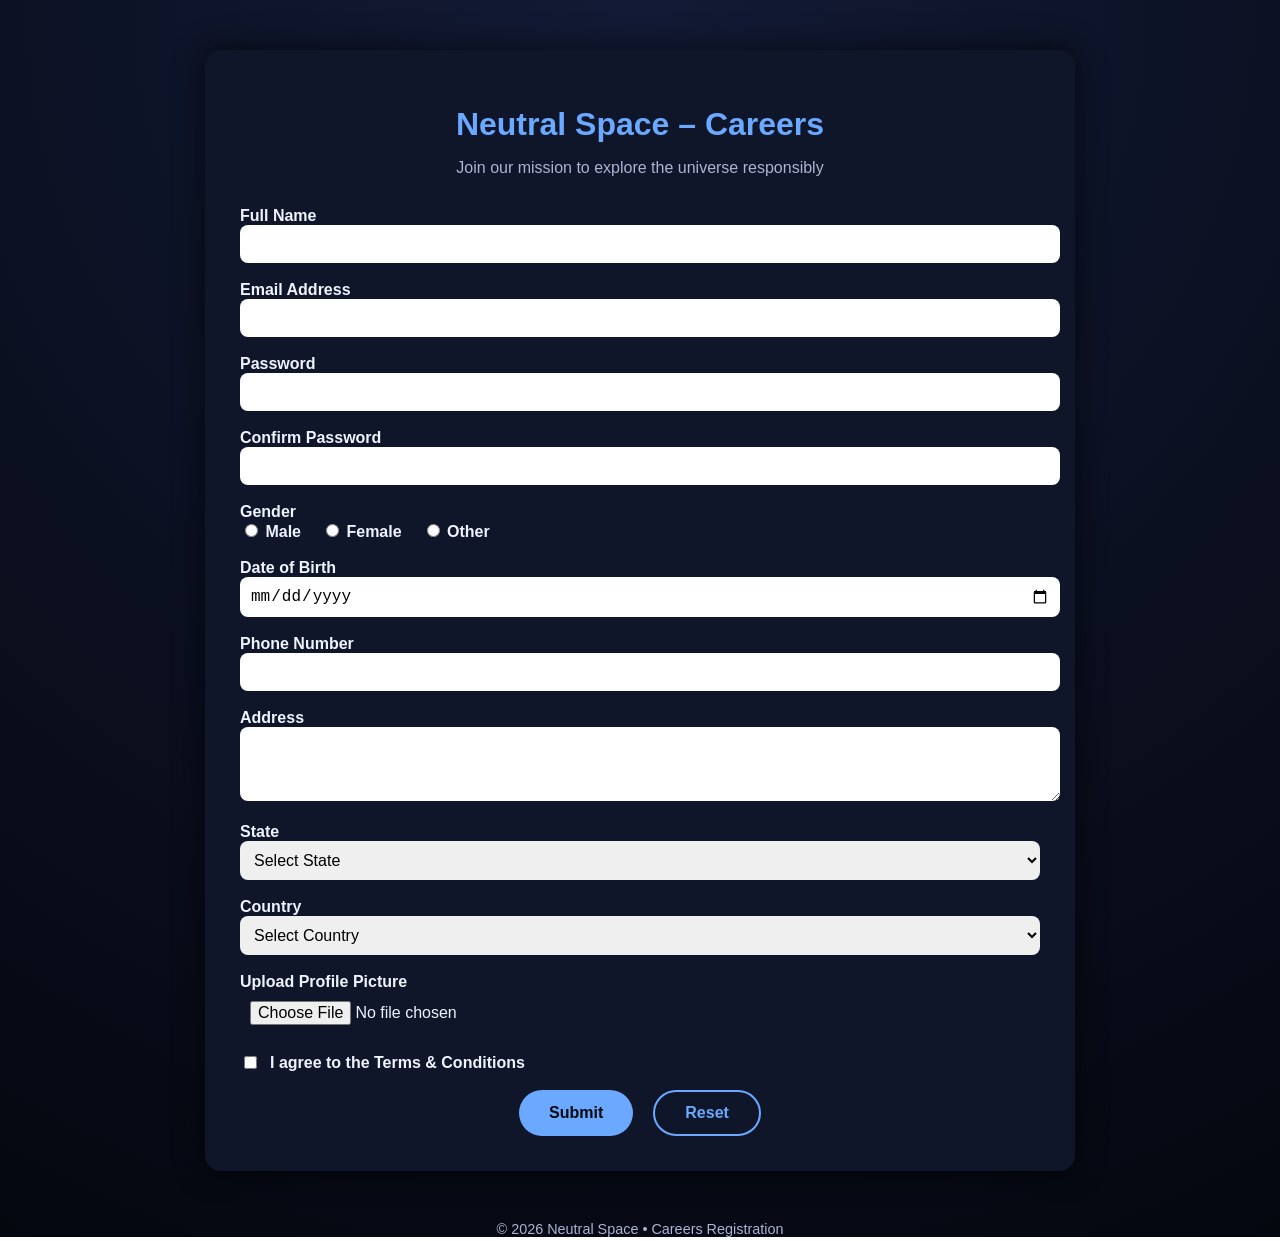
<file: Space-website/careers.html>
<!DOCTYPE html>
<html lang="en">
<head>
<link rel="icon" type="image/png" href="logo.png">
<meta charset="UTF-8">
<meta name="viewport" content="width=device-width, initial-scale=1.0">
<title>Neutral Space – Career Registration</title>

<style>
:root {
    --bg-dark: #05070f;
    --bg-card: #0f1629;
    --accent: #6aa9ff;
    --text-main: #eef4ff;
    --text-muted: #aab4d4;
}

body {
    margin: 0;
    font-family: "Segoe UI", Arial, sans-serif;
    background: radial-gradient(circle at top, #121a35, var(--bg-dark));
    color: var(--text-main);
}

.container {
    max-width: 800px;
    margin: 50px auto;
    background: var(--bg-card);
    padding: 35px;
    border-radius: 16px;
    box-shadow: 0 0 30px rgba(0,0,0,0.6);
}

h1 {
    text-align: center;
    color: var(--accent);
    margin-bottom: 10px;
}

p {
    text-align: center;
    color: var(--text-muted);
    margin-bottom: 30px;
}

form {
    display: grid;
    gap: 18px;
}

label {
    font-weight: 600;
}

input, textarea, select {
    width: 100%;
    padding: 10px;
    border-radius: 8px;
    border: none;
    outline: none;
    font-size: 1rem;
}

input[type="radio"],
input[type="checkbox"] {
    width: auto;
}

textarea {
    resize: vertical;
}

.gender-group {
    display: flex;
    gap: 20px;
}

.terms {
    display: flex;
    align-items: center;
    gap: 10px;
}

.buttons {
    display: flex;
    gap: 20px;
    justify-content: center;
}

button {
    padding: 12px 30px;
    border: none;
    border-radius: 25px;
    font-size: 1rem;
    font-weight: bold;
    cursor: pointer;
}

.submit-btn {
    background: var(--accent);
    color: #05070f;
}

.reset-btn {
    background: transparent;
    color: var(--accent);
    border: 2px solid var(--accent);
}

button:hover {
    opacity: 0.85;
}

footer {
    text-align: center;
    margin-top: 30px;
    color: var(--text-muted);
    font-size: 0.9rem;
}
</style>
</head>

<body>

<div class="container">
    <h1>Neutral Space – Careers</h1>
    <p>Join our mission to explore the universe responsibly</p>

    <form>

        <!-- 1. Full Name -->
        <div>
            <label for="fullname">Full Name</label>
            <input type="text" id="fullname" name="fullname" required>
        </div>

        <!-- 2. Email -->
        <div>
            <label for="email">Email Address</label>
            <input type="email" id="email" name="email" required>
        </div>

        <!-- 3. Password -->
        <div>
            <label for="password">Password</label>
            <input type="password" id="password" name="password"
                   pattern=".{6,}"
                   title="Password must be at least 6 characters"
                   required>
        </div>

        <div>
            <label for="confirm">Confirm Password</label>
            <input type="password" id="confirm" name="confirm"
                   pattern=".{6,}"
                   title="Please enter the same password again"
                   required>
        </div>

        <!-- 4. Gender -->
        <div>
            <label>Gender</label>
            <div class="gender-group">
                <label><input type="radio" name="gender" required> Male</label>
                <label><input type="radio" name="gender"> Female</label>
                <label><input type="radio" name="gender"> Other</label>
            </div>
        </div>

        <!-- 5. Date of Birth -->
        <div>
            <label for="dob">Date of Birth</label>
            <input type="date" id="dob" name="dob" required>
        </div>

        <!-- 6. Phone Number -->
        <div>
            <label for="phone">Phone Number</label>
            <input type="number" id="phone" name="phone" required>
        </div>

        <!-- 7. Address -->
        <div>
            <label for="address">Address</label>
            <textarea id="address" rows="3" required></textarea>
        </div>

        <!-- 8. State -->
        <div>
            <label for="state">State</label>
            <select id="state" required>
                <option value="">Select State</option>
                <option>Tamil Nadu</option>
                <option>Kerala</option>
                <option>Karnataka</option>
                <option>Maharashtra</option>
                <option>Delhi</option>
            </select>
        </div>

        <!-- 9. Country -->
        <div>
            <label for="country">Country</label>
            <select id="country" required>
                <option value="">Select Country</option>
                <option>India</option>
                <option>USA</option>
                <option>UK</option>
                <option>Japan</option>
                <option>Germany</option>
            </select>
        </div>

        <!-- 10. Upload -->
        <div>
            <label for="photo">Upload Profile Picture</label>
            <input type="file" id="photo" accept="image/*" required>
        </div>

        <!-- 11. Terms -->
        <div class="terms">
            <input type="checkbox" id="terms" required>
            <label for="terms">I agree to the Terms & Conditions</label>
        </div>

        <!-- 12. Buttons -->
        <div class="buttons">
            <button type="submit" class="submit-btn">Submit</button>
            <button type="reset" class="reset-btn">Reset</button>
        </div>

    </form>
</div>

<footer>
    © 2026 Neutral Space • Careers Registration
</footer>

</body>
</html>
</file>
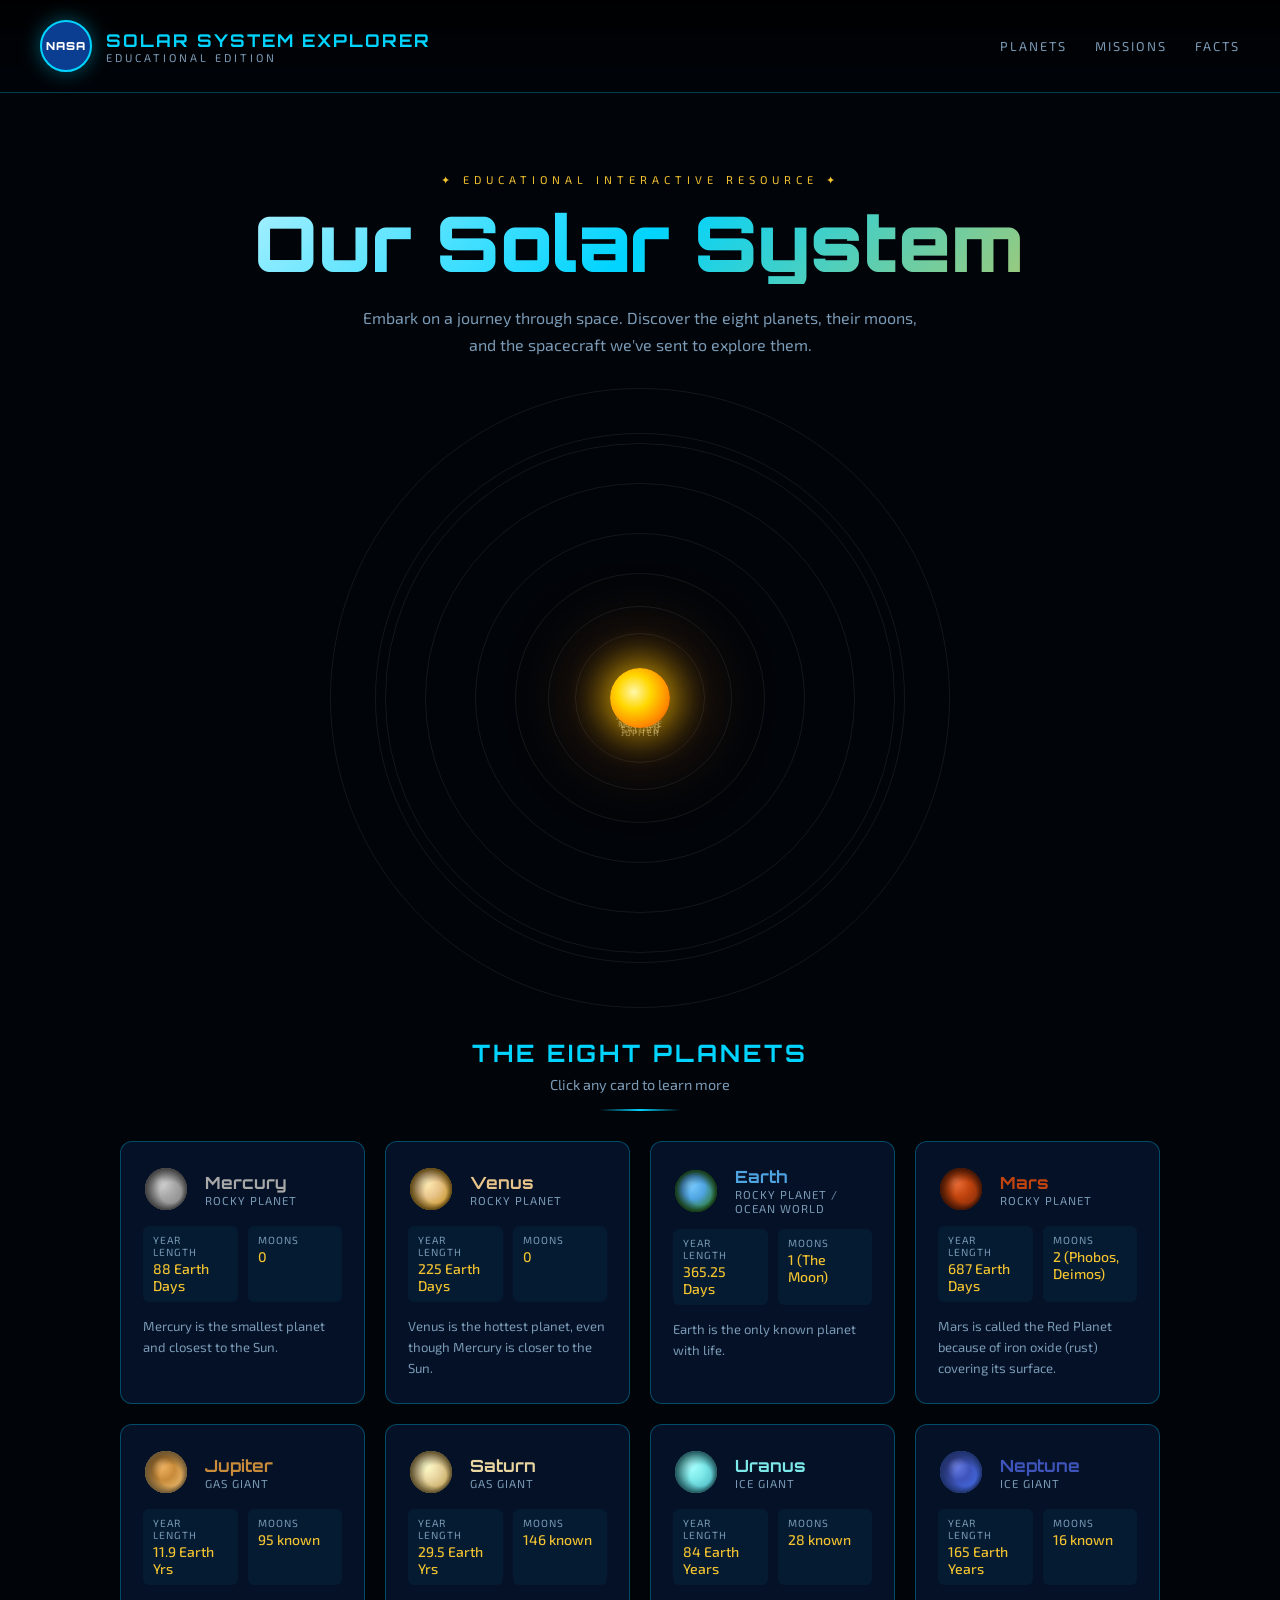
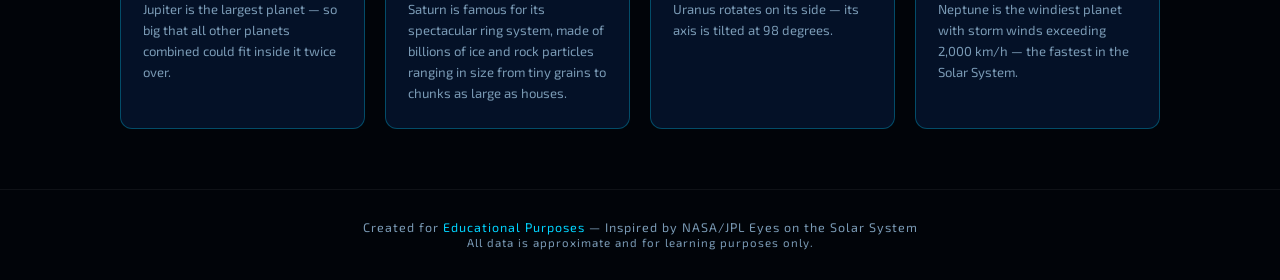
<file: Space-website/solar-system-edu.html>
<!DOCTYPE html>
<html lang="en">
<head>
  <meta charset="UTF-8" />
  <title>Solar System Explorer — Educational</title>
  <meta name="viewport" content="width=device-width, initial-scale=1.0" />
  <meta name="description" content="Explore the Solar System interactively. An educational resource about planets, moons, and space missions." />
  <link rel="preconnect" href="https://fonts.googleapis.com">
  <link href="https://fonts.googleapis.com/css2?family=Orbitron:wght@400;700;900&family=Exo+2:wght@300;400;500&display=swap" rel="stylesheet">
  <style>
    :root {
      --space-black: #010409;
      --deep-blue: #050d1a;
      --accent-gold: #f4c430;
      --accent-cyan: #00d4ff;
      --accent-orange: #ff6b35;
      --text-main: #e8f4fd;
      --text-dim: #7a9ab5;
      --panel-bg: rgba(5, 20, 45, 0.85);
      --border-glow: rgba(0, 212, 255, 0.3);
    }

    * { margin: 0; padding: 0; box-sizing: border-box; }

    body {
      background: var(--space-black);
      color: var(--text-main);
      font-family: 'Exo 2', sans-serif;
      overflow-x: hidden;
      min-height: 100vh;
    }

    /* ===== STARFIELD ===== */
    #starfield {
      position: fixed;
      top: 0; left: 0;
      width: 100%; height: 100%;
      z-index: 0;
      pointer-events: none;
    }

    /* ===== HEADER ===== */
    header {
      position: relative;
      z-index: 10;
      display: flex;
      align-items: center;
      justify-content: space-between;
      padding: 20px 40px;
      border-bottom: 1px solid var(--border-glow);
      background: linear-gradient(180deg, rgba(0,0,0,0.8) 0%, transparent 100%);
    }

    .logo-area {
      display: flex;
      align-items: center;
      gap: 14px;
    }

    .nasa-badge {
      width: 52px;
      height: 52px;
      background: #0b3d91;
      border: 2px solid var(--accent-cyan);
      border-radius: 50%;
      display: flex;
      align-items: center;
      justify-content: center;
      font-family: 'Orbitron', monospace;
      font-size: 11px;
      font-weight: 900;
      color: white;
      letter-spacing: 1px;
      box-shadow: 0 0 20px rgba(0,212,255,0.4);
    }

    .site-title {
      font-family: 'Orbitron', monospace;
      font-size: 1.1rem;
      font-weight: 700;
      color: var(--accent-cyan);
      letter-spacing: 2px;
      text-transform: uppercase;
    }

    .site-subtitle {
      font-size: 0.7rem;
      color: var(--text-dim);
      letter-spacing: 3px;
      text-transform: uppercase;
    }

    nav {
      display: flex;
      gap: 28px;
    }

    nav a {
      color: var(--text-dim);
      text-decoration: none;
      font-size: 0.8rem;
      letter-spacing: 2px;
      text-transform: uppercase;
      transition: color 0.3s;
    }

    nav a:hover { color: var(--accent-cyan); }

    /* ===== HERO ===== */
    .hero {
      position: relative;
      z-index: 5;
      text-align: center;
      padding: 80px 20px 40px;
    }

    .hero-label {
      font-size: 0.7rem;
      letter-spacing: 5px;
      color: var(--accent-gold);
      text-transform: uppercase;
      margin-bottom: 16px;
      animation: fadeUp 0.8s ease both;
    }

    .hero h1 {
      font-family: 'Orbitron', monospace;
      font-size: clamp(2.4rem, 6vw, 5rem);
      font-weight: 900;
      line-height: 1.05;
      background: linear-gradient(135deg, #ffffff 0%, var(--accent-cyan) 50%, var(--accent-gold) 100%);
      -webkit-background-clip: text;
      -webkit-text-fill-color: transparent;
      background-clip: text;
      animation: fadeUp 0.8s 0.15s ease both;
      opacity: 0;
    }

    .hero p {
      margin-top: 20px;
      max-width: 580px;
      margin-left: auto;
      margin-right: auto;
      color: var(--text-dim);
      font-size: 1rem;
      line-height: 1.7;
      animation: fadeUp 0.8s 0.3s ease both;
      opacity: 0;
    }

    @keyframes fadeUp {
      from { opacity: 0; transform: translateY(24px); }
      to   { opacity: 1; transform: translateY(0); }
    }

    /* ===== SOLAR SYSTEM ORRERY ===== */
    .orrery-section {
      position: relative;
      z-index: 5;
      display: flex;
      justify-content: center;
      align-items: center;
      padding: 20px 0 10px;
    }

    #orrery {
      position: relative;
      width: 560px;
      height: 560px;
    }

    .sun {
      position: absolute;
      top: 50%; left: 50%;
      transform: translate(-50%, -50%);
      width: 60px; height: 60px;
      background: radial-gradient(circle at 40% 40%, #fff7aa, #ffd700, #ff8c00, #cc4400);
      border-radius: 50%;
      box-shadow: 0 0 30px 12px rgba(255,200,0,0.5), 0 0 80px 30px rgba(255,140,0,0.25);
      z-index: 10;
      animation: pulse-sun 3s ease-in-out infinite;
      cursor: pointer;
    }

    @keyframes pulse-sun {
      0%, 100% { box-shadow: 0 0 30px 12px rgba(255,200,0,0.5), 0 0 80px 30px rgba(255,140,0,0.25); }
      50%       { box-shadow: 0 0 40px 18px rgba(255,220,0,0.7), 0 0 100px 40px rgba(255,140,0,0.35); }
    }

    .orbit-ring {
      position: absolute;
      top: 50%; left: 50%;
      transform: translate(-50%, -50%);
      border-radius: 50%;
      border: 1px solid rgba(255,255,255,0.08);
    }

    .planet-orbit {
      position: absolute;
      top: 50%; left: 50%;
      transform-origin: 0 0;
    }

    .planet {
      position: absolute;
      border-radius: 50%;
      cursor: pointer;
      transition: transform 0.2s, box-shadow 0.2s;
      transform: translate(-50%, -50%);
    }

    .planet:hover {
      transform: translate(-50%, -50%) scale(1.4);
      z-index: 100;
    }

    .planet-label {
      position: absolute;
      transform: translateX(-50%);
      bottom: -18px;
      left: 50%;
      font-size: 9px;
      letter-spacing: 1px;
      color: rgba(255,255,255,0.5);
      white-space: nowrap;
      pointer-events: none;
      text-transform: uppercase;
    }

    /* ===== PLANET CARDS GRID ===== */
    .section-header {
      position: relative;
      z-index: 5;
      text-align: center;
      padding: 50px 20px 30px;
    }

    .section-header h2 {
      font-family: 'Orbitron', monospace;
      font-size: 1.5rem;
      font-weight: 700;
      color: var(--accent-cyan);
      letter-spacing: 3px;
      text-transform: uppercase;
    }

    .section-header p {
      color: var(--text-dim);
      margin-top: 8px;
      font-size: 0.9rem;
    }

    .divider {
      width: 80px;
      height: 2px;
      background: linear-gradient(90deg, transparent, var(--accent-cyan), transparent);
      margin: 16px auto 0;
    }

    .planets-grid {
      position: relative;
      z-index: 5;
      display: grid;
      grid-template-columns: repeat(auto-fill, minmax(240px, 1fr));
      gap: 20px;
      max-width: 1100px;
      margin: 0 auto;
      padding: 0 30px 60px;
    }

    .planet-card {
      background: var(--panel-bg);
      border: 1px solid var(--border-glow);
      border-radius: 12px;
      padding: 24px 22px;
      cursor: pointer;
      transition: transform 0.3s, border-color 0.3s, box-shadow 0.3s;
      backdrop-filter: blur(12px);
      animation: fadeUp 0.6s ease both;
    }

    .planet-card:hover {
      transform: translateY(-6px);
      border-color: var(--accent-cyan);
      box-shadow: 0 12px 40px rgba(0, 212, 255, 0.2);
    }

    .card-header {
      display: flex;
      align-items: center;
      gap: 16px;
      margin-bottom: 14px;
    }

    .card-planet-icon {
      width: 46px;
      height: 46px;
      border-radius: 50%;
      flex-shrink: 0;
    }

    .card-planet-name {
      font-family: 'Orbitron', monospace;
      font-size: 1.05rem;
      font-weight: 700;
    }

    .card-planet-type {
      font-size: 0.72rem;
      color: var(--text-dim);
      letter-spacing: 1px;
      text-transform: uppercase;
    }

    .card-stats {
      display: grid;
      grid-template-columns: 1fr 1fr;
      gap: 10px;
      margin-bottom: 14px;
    }

    .stat {
      background: rgba(0, 212, 255, 0.05);
      border-radius: 6px;
      padding: 8px 10px;
    }

    .stat-label {
      font-size: 0.65rem;
      color: var(--text-dim);
      letter-spacing: 1px;
      text-transform: uppercase;
    }

    .stat-value {
      font-size: 0.88rem;
      font-weight: 500;
      color: var(--accent-gold);
      margin-top: 2px;
    }

    .card-desc {
      font-size: 0.82rem;
      color: var(--text-dim);
      line-height: 1.6;
    }

    /* ===== MODAL ===== */
    .modal-overlay {
      position: fixed;
      inset: 0;
      background: rgba(0,0,0,0.85);
      z-index: 1000;
      display: none;
      align-items: center;
      justify-content: center;
      padding: 20px;
    }

    .modal-overlay.open { display: flex; }

    .modal {
      background: linear-gradient(145deg, #050d1a, #0a1929);
      border: 1px solid var(--border-glow);
      border-radius: 16px;
      max-width: 680px;
      width: 100%;
      max-height: 85vh;
      overflow-y: auto;
      padding: 36px;
      position: relative;
      box-shadow: 0 0 80px rgba(0, 212, 255, 0.15);
      animation: modalIn 0.3s cubic-bezier(0.34,1.56,0.64,1) both;
    }

    @keyframes modalIn {
      from { opacity: 0; transform: scale(0.88) translateY(30px); }
      to   { opacity: 1; transform: scale(1) translateY(0); }
    }

    .modal-close {
      position: absolute;
      top: 18px; right: 18px;
      background: rgba(255,255,255,0.07);
      border: 1px solid rgba(255,255,255,0.15);
      color: white;
      width: 32px; height: 32px;
      border-radius: 50%;
      cursor: pointer;
      font-size: 16px;
      display: flex; align-items: center; justify-content: center;
      transition: background 0.2s;
    }

    .modal-close:hover { background: rgba(255,100,100,0.3); }

    .modal-body {
      display: flex;
      gap: 28px;
      align-items: flex-start;
    }

    .modal-planet-sphere {
      width: 100px;
      height: 100px;
      border-radius: 50%;
      flex-shrink: 0;
      box-shadow: -12px -6px 0 rgba(0,0,0,0.4) inset;
    }

    .modal-info h2 {
      font-family: 'Orbitron', monospace;
      font-size: 1.6rem;
      font-weight: 900;
      margin-bottom: 4px;
    }

    .modal-info .type-tag {
      font-size: 0.7rem;
      letter-spacing: 2px;
      color: var(--accent-cyan);
      text-transform: uppercase;
    }

    .modal-desc {
      margin-top: 20px;
      color: var(--text-dim);
      line-height: 1.75;
      font-size: 0.92rem;
    }

    .modal-stats-grid {
      display: grid;
      grid-template-columns: repeat(3, 1fr);
      gap: 12px;
      margin-top: 22px;
    }

    .modal-stat {
      background: rgba(0, 212, 255, 0.06);
      border: 1px solid rgba(0, 212, 255, 0.12);
      border-radius: 8px;
      padding: 12px;
    }

    .modal-stat .label {
      font-size: 0.65rem;
      letter-spacing: 1px;
      color: var(--text-dim);
      text-transform: uppercase;
    }

    .modal-stat .value {
      font-size: 0.9rem;
      font-weight: 600;
      color: white;
      margin-top: 4px;
    }

    .modal-fun-fact {
      margin-top: 22px;
      padding: 16px;
      border-left: 3px solid var(--accent-gold);
      background: rgba(244, 196, 48, 0.05);
      border-radius: 0 8px 8px 0;
      font-size: 0.85rem;
      color: #d4b875;
      line-height: 1.6;
    }

    .modal-fun-fact strong {
      color: var(--accent-gold);
      font-size: 0.7rem;
      letter-spacing: 2px;
      text-transform: uppercase;
      display: block;
      margin-bottom: 6px;
    }

    /* ===== FOOTER ===== */
    footer {
      position: relative;
      z-index: 5;
      text-align: center;
      padding: 30px;
      border-top: 1px solid rgba(255,255,255,0.06);
      color: var(--text-dim);
      font-size: 0.78rem;
      letter-spacing: 1px;
    }

    footer span { color: var(--accent-cyan); }

    /* Scrollbar */
    ::-webkit-scrollbar { width: 6px; }
    ::-webkit-scrollbar-track { background: var(--space-black); }
    ::-webkit-scrollbar-thumb { background: rgba(0,212,255,0.3); border-radius: 3px; }
  </style>
</head>
<body>

<!-- Starfield Canvas -->
<canvas id="starfield"></canvas>

<!-- Header -->
<header>
  <div class="logo-area">
    <div class="nasa-badge">NASA</div>
    <div>
      <div class="site-title">Solar System Explorer</div>
      <div class="site-subtitle">Educational Edition</div>
    </div>
  </div>
  <nav>
    <a href="#planets">Planets</a>
    <a href="#missions">Missions</a>
    <a href="#facts">Facts</a>
  </nav>
</header>

<!-- Hero -->
<section class="hero">
  <div class="hero-label">✦ Educational Interactive Resource ✦</div>
  <h1>Our Solar System</h1>
  <p>Embark on a journey through space. Discover the eight planets, their moons, and the spacecraft we've sent to explore them.</p>
</section>

<!-- Orrery -->
<section class="orrery-section">
  <div id="orrery">
    <div class="sun" id="sun-btn" title="The Sun"></div>
  </div>
</section>

<!-- Planet Cards -->
<div class="section-header" id="planets">
  <h2>The Eight Planets</h2>
  <p>Click any card to learn more</p>
  <div class="divider"></div>
</div>

<div class="planets-grid" id="planets-grid"></div>

<!-- Modal -->
<div class="modal-overlay" id="modal">
  <div class="modal">
    <button class="modal-close" id="modal-close">✕</button>
    <div class="modal-body">
      <canvas class="modal-planet-sphere" id="modal-sphere" width="100" height="100"></canvas>
      <div class="modal-info">
        <h2 id="modal-name"></h2>
        <div class="modal-info .type-tag" id="modal-type" class="type-tag"></div>
      </div>
    </div>
    <p class="modal-desc" id="modal-desc"></p>
    <div class="modal-stats-grid" id="modal-stats"></div>
    <div class="modal-fun-fact" id="modal-fact"></div>
  </div>
</div>

<!-- Footer -->
<footer>
  Created for <span>Educational Purposes</span> — Inspired by NASA/JPL Eyes on the Solar System<br>
  <span style="color:var(--text-dim);font-size:0.72rem;">All data is approximate and for learning purposes only.</span>
</footer>

<script>
  // ===== PLANET DATA =====
  const planets = [
    {
      name: "Mercury", type: "Rocky Planet",
      color: "#a8a8a8", color2: "#888",
      distance: 65, size: 6, speed: 4.1, angle: 30,
      description: "Mercury is the smallest planet and closest to the Sun. It has almost no atmosphere, causing extreme temperature swings — scorching hot during the day and freezing cold at night. Its surface is covered in craters, much like Earth's Moon.",
      stats: [
        { label: "Day Length", value: "59 Earth Days" },
        { label: "Year Length", value: "88 Earth Days" },
        { label: "Distance from Sun", value: "57.9M km" },
        { label: "Diameter", value: "4,879 km" },
        { label: "Moons", value: "0" },
        { label: "Temperature", value: "-180 to 430°C" },
      ],
      fact: "Mercury has a tail like a comet! Solar wind blows sodium atoms off its surface, creating a faint tail that stretches millions of kilometers away from the Sun."
    },
    {
      name: "Venus", type: "Rocky Planet",
      color: "#e8c48a", color2: "#c9972a",
      distance: 92, size: 10, speed: 1.6, angle: 100,
      description: "Venus is the hottest planet, even though Mercury is closer to the Sun. Its thick atmosphere of carbon dioxide traps heat in a runaway greenhouse effect. Venus rotates backwards compared to most planets — the Sun rises in the west and sets in the east.",
      stats: [
        { label: "Day Length", value: "243 Earth Days" },
        { label: "Year Length", value: "225 Earth Days" },
        { label: "Distance from Sun", value: "108.2M km" },
        { label: "Diameter", value: "12,104 km" },
        { label: "Moons", value: "0" },
        { label: "Temperature", value: "462°C average" },
      ],
      fact: "A day on Venus is longer than its year! Venus takes 243 Earth days to rotate once, but only 225 Earth days to orbit the Sun."
    },
    {
      name: "Earth", type: "Rocky Planet / Ocean World",
      color: "#4fa3e0", color2: "#2d7a2a",
      distance: 125, size: 11, speed: 1, angle: 220,
      description: "Earth is the only known planet with life. It has liquid water on the surface, a protective magnetic field, and just the right atmospheric conditions. Earth's single large moon stabilizes its axial tilt, keeping our seasons stable over millions of years.",
      stats: [
        { label: "Day Length", value: "24 Hours" },
        { label: "Year Length", value: "365.25 Days" },
        { label: "Distance from Sun", value: "149.6M km" },
        { label: "Diameter", value: "12,742 km" },
        { label: "Moons", value: "1 (The Moon)" },
        { label: "Temperature", value: "-89 to 57°C" },
      ],
      fact: "Earth is the densest planet in the Solar System. Despite not being the largest, its iron-nickel core makes it heavier per cubic meter than any other planet."
    },
    {
      name: "Mars", type: "Rocky Planet",
      color: "#c1440e", color2: "#8a2d0a",
      distance: 165, size: 8, speed: 0.53, angle: 310,
      description: "Mars is called the Red Planet because of iron oxide (rust) covering its surface. It has the tallest volcano in the Solar System — Olympus Mons — and a canyon system, Valles Marineris, that would stretch across the entire United States.",
      stats: [
        { label: "Day Length", value: "24h 37m" },
        { label: "Year Length", value: "687 Earth Days" },
        { label: "Distance from Sun", value: "227.9M km" },
        { label: "Diameter", value: "6,779 km" },
        { label: "Moons", value: "2 (Phobos, Deimos)" },
        { label: "Temperature", value: "-63°C average" },
      ],
      fact: "Mars has the largest dust storms in the Solar System. Some storms grow large enough to engulf the entire planet for months at a time, blocking sunlight from solar panels."
    },
    {
      name: "Jupiter", type: "Gas Giant",
      color: "#c88b3a", color2: "#e8b96e",
      distance: 215, size: 22, speed: 0.084, angle: 60,
      description: "Jupiter is the largest planet — so big that all other planets combined could fit inside it twice over. The Great Red Spot is a storm that has been raging for at least 350 years. Jupiter acts as a gravitational shield, deflecting incoming comets and asteroids.",
      stats: [
        { label: "Day Length", value: "9h 56m" },
        { label: "Year Length", value: "11.9 Earth Yrs" },
        { label: "Distance from Sun", value: "778.5M km" },
        { label: "Diameter", value: "139,820 km" },
        { label: "Moons", value: "95 known" },
        { label: "Temperature", value: "-110°C (clouds)" },
      ],
      fact: "Jupiter's moon Ganymede is the largest moon in the Solar System — bigger than the planet Mercury! It even has its own magnetic field."
    },
    {
      name: "Saturn", type: "Gas Giant",
      color: "#e8d5a0", color2: "#c4a75d",
      distance: 265, size: 19, speed: 0.034, angle: 160,
      description: "Saturn is famous for its spectacular ring system, made of billions of ice and rock particles ranging in size from tiny grains to chunks as large as houses. Saturn is so light it would float in water if you could find a big enough bathtub.",
      stats: [
        { label: "Day Length", value: "10h 33m" },
        { label: "Year Length", value: "29.5 Earth Yrs" },
        { label: "Distance from Sun", value: "1.43B km" },
        { label: "Diameter", value: "116,460 km" },
        { label: "Moons", value: "146 known" },
        { label: "Temperature", value: "-140°C (clouds)" },
      ],
      fact: "Saturn's rings are incredibly thin relative to their width. Though they span over 280,000 km across, they are often as thin as just 10 meters in places — thinner than a seven-story building is tall!"
    },
    {
      name: "Uranus", type: "Ice Giant",
      color: "#7de8e8", color2: "#4bb8c4",
      distance: 310, size: 14, speed: 0.012, angle: 250,
      description: "Uranus rotates on its side — its axis is tilted at 98 degrees. This means its poles experience 42 years of continuous sunlight followed by 42 years of darkness. Uranus is an ice giant with a slushy mixture of water, methane, and ammonia beneath its cloud tops.",
      stats: [
        { label: "Day Length", value: "17h 14m" },
        { label: "Year Length", value: "84 Earth Years" },
        { label: "Distance from Sun", value: "2.87B km" },
        { label: "Diameter", value: "50,724 km" },
        { label: "Moons", value: "28 known" },
        { label: "Temperature", value: "-195°C (clouds)" },
      ],
      fact: "Uranus was the first planet discovered with a telescope, in 1781 by William Herschel. Before that, only five planets were known — those visible with the naked eye."
    },
    {
      name: "Neptune", type: "Ice Giant",
      color: "#3f54ba", color2: "#4169e1",
      distance: 255, size: 13, speed: 0.006, angle: 330,
      description: "Neptune is the windiest planet with storm winds exceeding 2,000 km/h — the fastest in the Solar System. The Great Dark Spot, observed by Voyager 2 in 1989, was a storm the size of Earth. Despite being farthest from the Sun, Neptune radiates more heat from its interior than it receives.",
      stats: [
        { label: "Day Length", value: "16h 6m" },
        { label: "Year Length", value: "165 Earth Years" },
        { label: "Distance from Sun", value: "4.50B km" },
        { label: "Diameter", value: "49,244 km" },
        { label: "Moons", value: "16 known" },
        { label: "Temperature", value: "-200°C (clouds)" },
      ],
      fact: "Neptune was predicted mathematically before it was even observed! In 1846, mathematicians predicted its existence and location based on oddities in Uranus's orbit — and then found it right where they expected."
    }
  ];

  // ===== STARFIELD =====
  const canvas = document.getElementById('starfield');
  const ctx = canvas.getContext('2d');
  function resizeCanvas() {
    canvas.width = window.innerWidth;
    canvas.height = document.body.scrollHeight;
  }
  resizeCanvas();
  window.addEventListener('resize', resizeCanvas);

  const stars = Array.from({ length: 320 }, () => ({
    x: Math.random() * window.innerWidth,
    y: Math.random() * 3000,
    r: Math.random() * 1.4 + 0.3,
    a: Math.random()
  }));

  function drawStars() {
    ctx.clearRect(0, 0, canvas.width, canvas.height);
    stars.forEach(s => {
      ctx.beginPath();
      ctx.arc(s.x, s.y, s.r, 0, Math.PI * 2);
      ctx.fillStyle = `rgba(255,255,255,${s.a})`;
      ctx.fill();
    });
  }
  drawStars();

  // ===== ORRERY =====
  const orrery = document.getElementById('orrery');
  const orrerySize = 560;
  const center = orrerySize / 2;

  // Draw orbit rings and planets
  planets.forEach((p, i) => {
    // Orbit ring
    const ring = document.createElement('div');
    ring.className = 'orbit-ring';
    const d = p.distance * 2;
    ring.style.cssText = `width:${d}px;height:${d}px;`;
    orrery.appendChild(ring);

    // Planet container (orbit animation)
    const orbitEl = document.createElement('div');
    orbitEl.className = 'planet-orbit';
    orbitEl.style.cssText = `animation: orbit${i} ${80 / p.speed}s linear infinite;`;

    // Inject keyframe
    const kf = document.createElement('style');
    kf.textContent = `
      @keyframes orbit${i} {
        from { transform: rotate(${p.angle}deg) translateX(${p.distance}px) rotate(-${p.angle}deg); }
        to   { transform: rotate(${p.angle + 360}deg) translateX(${p.distance}px) rotate(-${p.angle + 360}deg); }
      }
    `;
    document.head.appendChild(kf);

    const planetEl = document.createElement('div');
    planetEl.className = 'planet';
    planetEl.style.cssText = `
      width: ${p.size * 2}px; height: ${p.size * 2}px;
      background: radial-gradient(circle at 35% 35%, ${p.color}, ${p.color2});
      box-shadow: 0 0 ${p.size}px rgba(255,220,100,0.25);
      top: 0; left: 0;
    `;
    planetEl.title = p.name;
    planetEl.addEventListener('click', () => openModal(i));

    // Saturn rings hack
    if (p.name === 'Saturn') {
      planetEl.style.boxShadow = `0 0 0 5px rgba(230,210,140,0.35), 0 0 0 10px rgba(200,180,100,0.15)`;
    }

    const label = document.createElement('div');
    label.className = 'planet-label';
    label.textContent = p.name;

    planetEl.appendChild(label);
    orbitEl.appendChild(planetEl);
    orrery.appendChild(orbitEl);
  });

  // Sun click
  document.getElementById('sun-btn').addEventListener('click', () => {
    openSunModal();
  });

  // ===== PLANET CARDS =====
  const grid = document.getElementById('planets-grid');
  planets.forEach((p, i) => {
    const card = document.createElement('div');
    card.className = 'planet-card';
    card.style.animationDelay = `${i * 0.08}s`;

    // Mini sphere canvas
    const sphereCanvas = document.createElement('canvas');
    sphereCanvas.className = 'card-planet-icon';
    sphereCanvas.width = 46;
    sphereCanvas.height = 46;
    drawSphere(sphereCanvas, p.color, p.color2);

    card.innerHTML = `
      <div class="card-header">
        <div style="width:46px;height:46px;flex-shrink:0;" id="sphere-card-${i}"></div>
        <div>
          <div class="card-planet-name" style="color:${p.color}">${p.name}</div>
          <div class="card-planet-type">${p.type}</div>
        </div>
      </div>
      <div class="card-stats">
        <div class="stat"><div class="stat-label">Year Length</div><div class="stat-value">${p.stats[1].value}</div></div>
        <div class="stat"><div class="stat-label">Moons</div><div class="stat-value">${p.stats[4].value}</div></div>
      </div>
      <div class="card-desc">${p.description.split('.')[0]}.</div>
    `;
    card.querySelector(`#sphere-card-${i}`).appendChild(sphereCanvas);
    card.addEventListener('click', () => openModal(i));
    grid.appendChild(card);
  });

  // ===== DRAW SPHERE =====
  function drawSphere(c, col1, col2, size) {
    const w = c.width, h = c.height;
    const cx2d = c.getContext('2d');
    const r = w / 2 - 2;
    const grd = cx2d.createRadialGradient(w*0.38, h*0.35, r*0.1, w/2, h/2, r);
    grd.addColorStop(0, lighten(col1, 40));
    grd.addColorStop(0.5, col1);
    grd.addColorStop(1, col2);
    cx2d.beginPath();
    cx2d.arc(w/2, h/2, r, 0, Math.PI*2);
    cx2d.fillStyle = grd;
    cx2d.fill();
    // shadow arc
    const shadow = cx2d.createRadialGradient(w*0.7, h*0.65, 0, w/2, h/2, r);
    shadow.addColorStop(0.5, 'transparent');
    shadow.addColorStop(1, 'rgba(0,0,0,0.55)');
    cx2d.beginPath();
    cx2d.arc(w/2, h/2, r, 0, Math.PI*2);
    cx2d.fillStyle = shadow;
    cx2d.fill();
  }

  function lighten(hex, amt) {
    let c = parseInt(hex.replace('#',''), 16);
    let r = Math.min(255, (c>>16)+amt);
    let g = Math.min(255, ((c>>8)&0xff)+amt);
    let b = Math.min(255, (c&0xff)+amt);
    return `rgb(${r},${g},${b})`;
  }

  // ===== MODAL =====
  function openModal(i) {
    const p = planets[i];
    document.getElementById('modal-name').textContent = p.name;
    document.getElementById('modal-type').textContent = p.type;
    document.getElementById('modal-desc').textContent = p.description;

    const sphere = document.getElementById('modal-sphere');
    sphere.style.background = '';
    drawSphere(sphere, p.color, p.color2);

    const statsEl = document.getElementById('modal-stats');
    statsEl.innerHTML = p.stats.map(s => `
      <div class="modal-stat">
        <div class="label">${s.label}</div>
        <div class="value">${s.value}</div>
      </div>
    `).join('');

    document.getElementById('modal-fact').innerHTML =
      `<strong>★ Did You Know?</strong>${p.fact}`;

    document.getElementById('modal').classList.add('open');
  }

  function openSunModal() {
    document.getElementById('modal-name').textContent = 'The Sun';
    document.getElementById('modal-type').textContent = 'G-Type Main Sequence Star';
    document.getElementById('modal-desc').textContent =
      'The Sun is the star at the center of our Solar System, containing 99.86% of all the mass in the system. Its powerful gravity holds everything from tiny asteroids to giant Jupiter in orbit. The Sun is a giant ball of hot plasma, with nuclear fusion converting hydrogen into helium at its core, releasing enormous amounts of energy as light and heat.';

    const sphere = document.getElementById('modal-sphere');
    const ctx2 = sphere.getContext('2d');
    ctx2.clearRect(0,0,100,100);
    const grd = ctx2.createRadialGradient(40,38,5,50,50,46);
    grd.addColorStop(0,'#fffde0');
    grd.addColorStop(0.4,'#ffd700');
    grd.addColorStop(0.8,'#ff8c00');
    grd.addColorStop(1,'#cc4400');
    ctx2.beginPath(); ctx2.arc(50,50,46,0,Math.PI*2);
    ctx2.fillStyle = grd; ctx2.fill();

    document.getElementById('modal-stats').innerHTML = [
      {label:'Age',value:'4.6 Billion Yrs'},
      {label:'Diameter',value:'1.39M km'},
      {label:'Mass',value:'1.989×10³⁰ kg'},
      {label:'Surface Temp',value:'5,500°C'},
      {label:'Core Temp',value:'15M °C'},
      {label:'Light to Earth',value:'8 min 20 sec'},
    ].map(s=>`<div class="modal-stat"><div class="label">${s.label}</div><div class="value">${s.value}</div></div>`).join('');

    document.getElementById('modal-fact').innerHTML =
      `<strong>★ Did You Know?</strong>Every second, the Sun converts about 600 million tonnes of hydrogen into helium through nuclear fusion, releasing energy equivalent to billions of nuclear bombs — yet it has enough fuel to last another 5 billion years.`;

    document.getElementById('modal').classList.add('open');
  }

  document.getElementById('modal-close').addEventListener('click', () => {
    document.getElementById('modal').classList.remove('open');
  });

  document.getElementById('modal').addEventListener('click', (e) => {
    if (e.target === document.getElementById('modal')) {
      document.getElementById('modal').classList.remove('open');
    }
  });

  document.addEventListener('keydown', e => {
    if (e.key === 'Escape') document.getElementById('modal').classList.remove('open');
  });

  // Render all sphere canvases after cards are in DOM
  setTimeout(() => {
    planets.forEach((p, i) => {
      const c = document.querySelector(`#sphere-card-${i} canvas`);
      if (c) drawSphere(c, p.color, p.color2);
    });
  }, 100);
</script>
</body>
</html>
</file>
